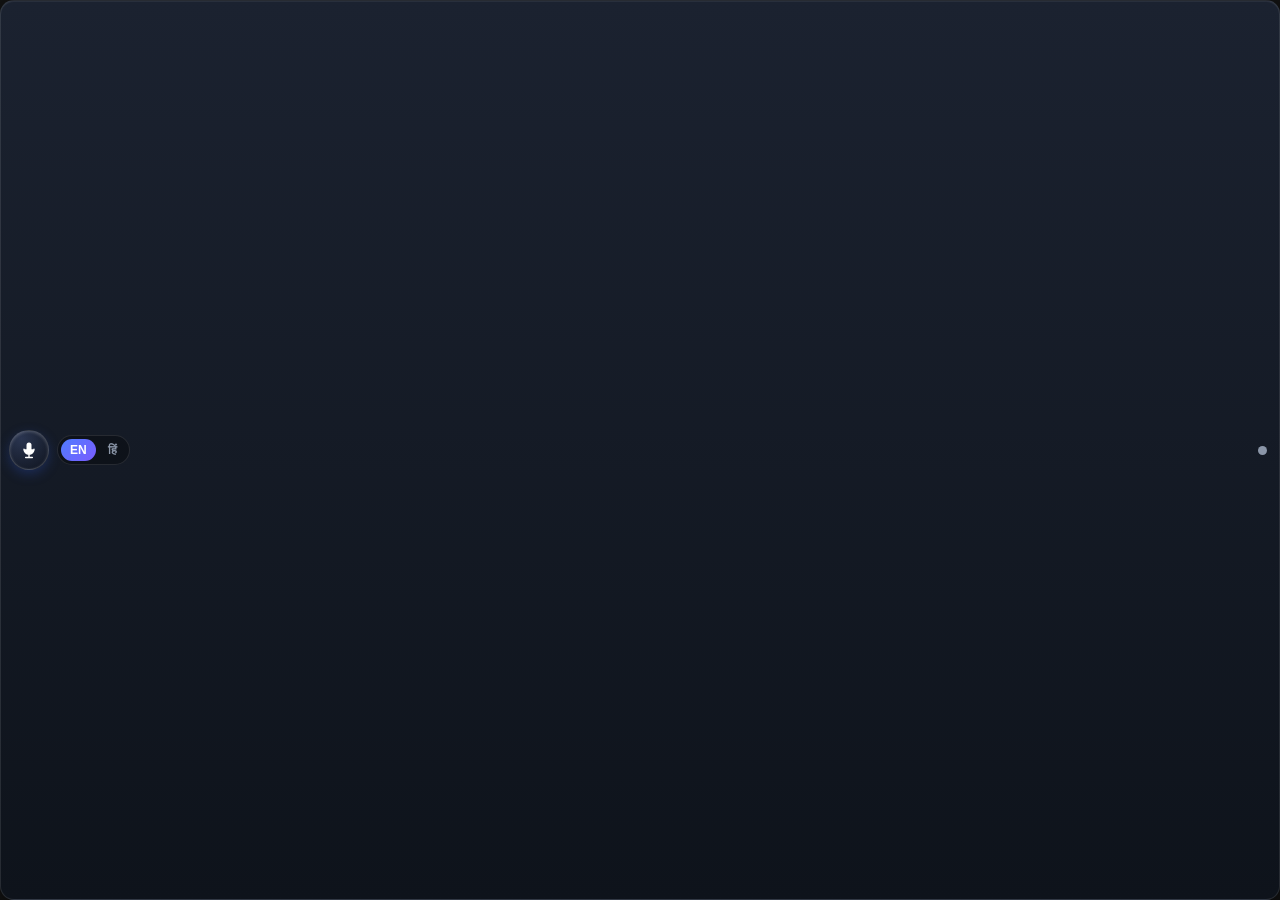
<file: app/index.html>
<!DOCTYPE html>
<html lang="en">
<head>
  <meta charset="UTF-8" />
  <meta name="viewport" content="width=device-width, initial-scale=1.0, user-scalable=no" />
  <meta name="color-scheme" content="dark" />
  <title>Vaani</title>
  <link rel="icon" href="data:image/svg+xml,%3Csvg xmlns='http://www.w3.org/2000/svg' viewBox='0 0 24 24'%3E%3Ctext y='20' font-size='20'%3E%F0%9F%8E%99%EF%B8%8F%3C/text%3E%3C/svg%3E" />
  <link rel="stylesheet" href="style.css" />
</head>
<body data-listening="false">
  <!-- Compact always-on-top pill. The whole bar is a drag region; controls opt out. -->
  <div class="pill" id="pill">
    <button id="mic" class="mic" aria-pressed="false" aria-label="Start listening (Ctrl+Alt+Space)" title="Click or press Ctrl+Alt+Space">
      <span class="ring" aria-hidden="true"></span>
      <svg viewBox="0 0 24 24" aria-hidden="true">
        <path d="M12 14a3 3 0 0 0 3-3V6a3 3 0 0 0-6 0v5a3 3 0 0 0 3 3Z"/>
        <path d="M18 11a6 6 0 0 1-12 0M12 17v4M8 21h8"/>
      </svg>
    </button>

    <div class="lang" role="radiogroup" aria-label="Language">
      <button class="lang-pill is-active" data-lang="en-IN" role="radio" aria-checked="true">EN</button>
      <button class="lang-pill" data-lang="hi-IN" role="radio" aria-checked="false">हिं</button>
    </div>

    <span class="dot" id="dot" title="Checking helper…" aria-label="status"></span>
  </div>

  <!-- Shown only outside Chrome (Edge/Firefox/Safari can't run the speech engine). -->
  <div class="overlay" id="needchrome" hidden>
    <div class="card">
      <b>Open in Google Chrome</b>
      <span id="thisurl"></span>
    </div>
  </div>

  <script src="app.js"></script>
</body>
</html>
</file>
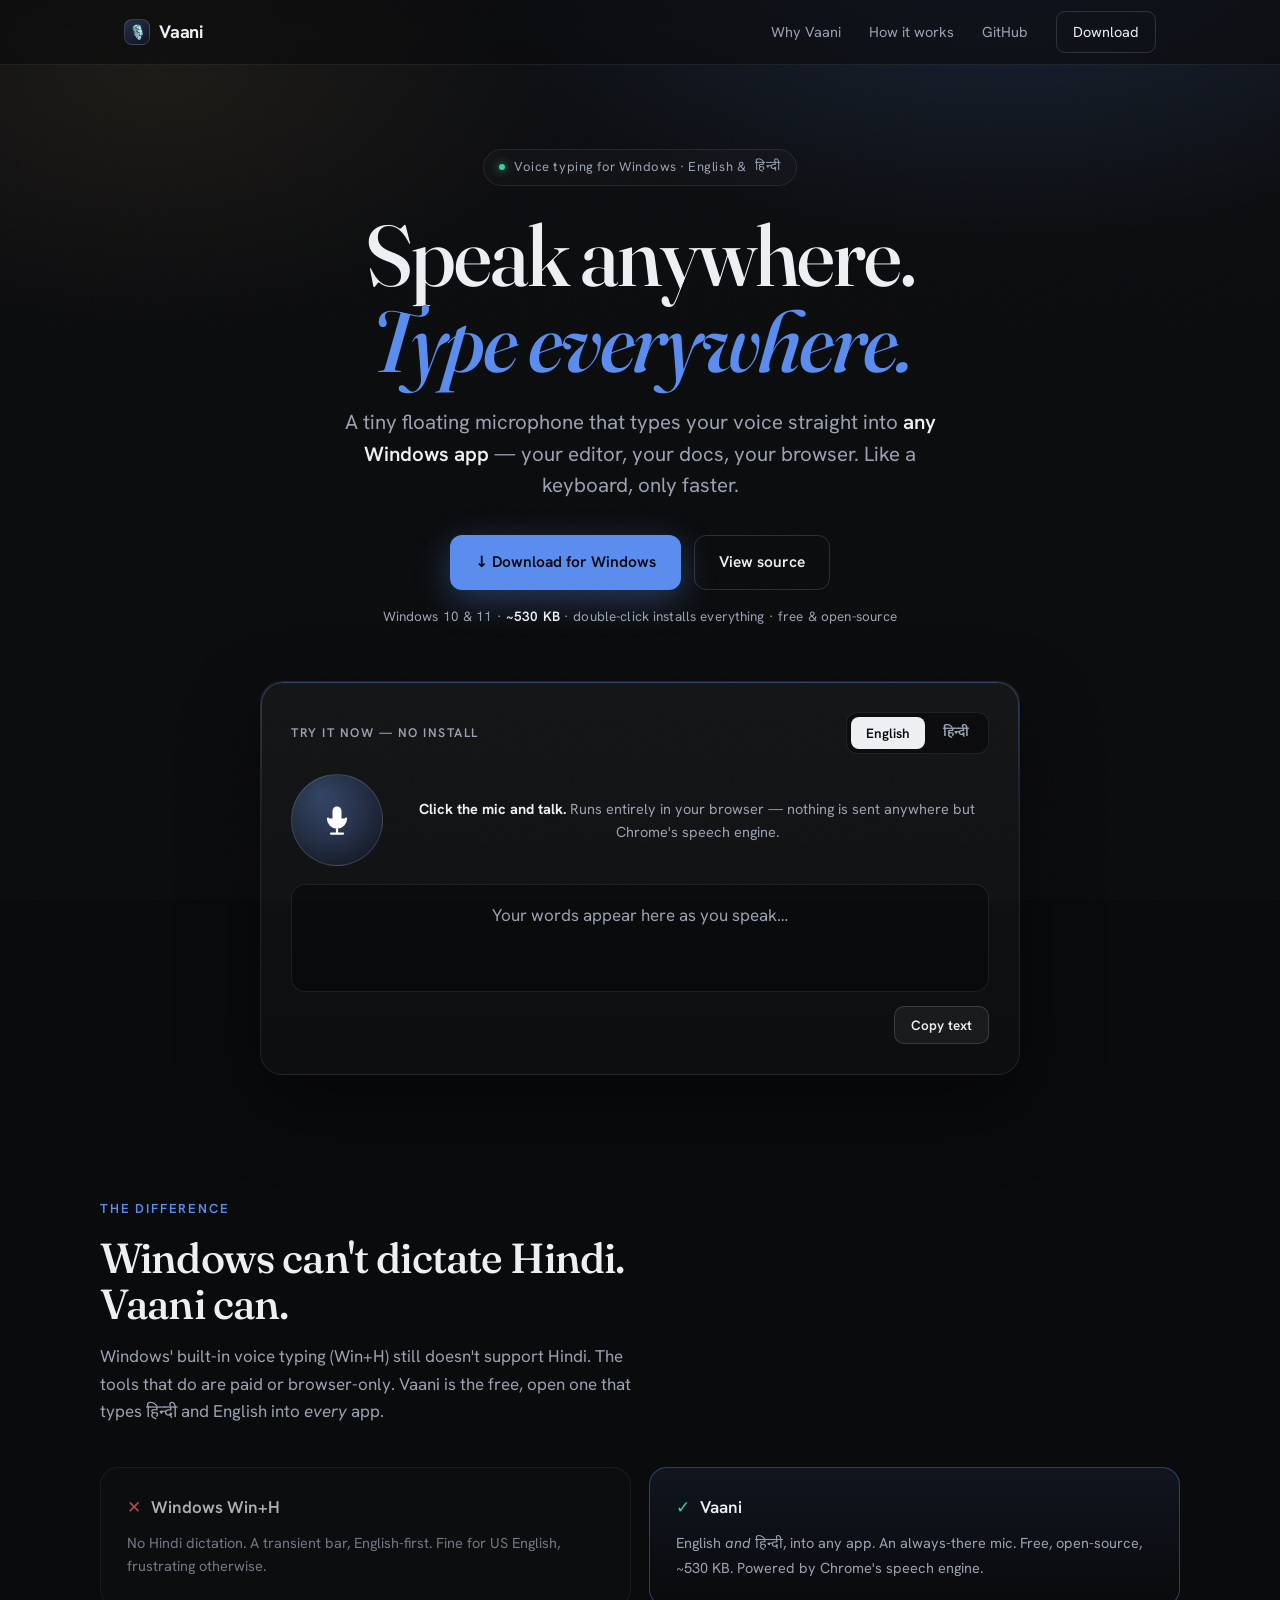
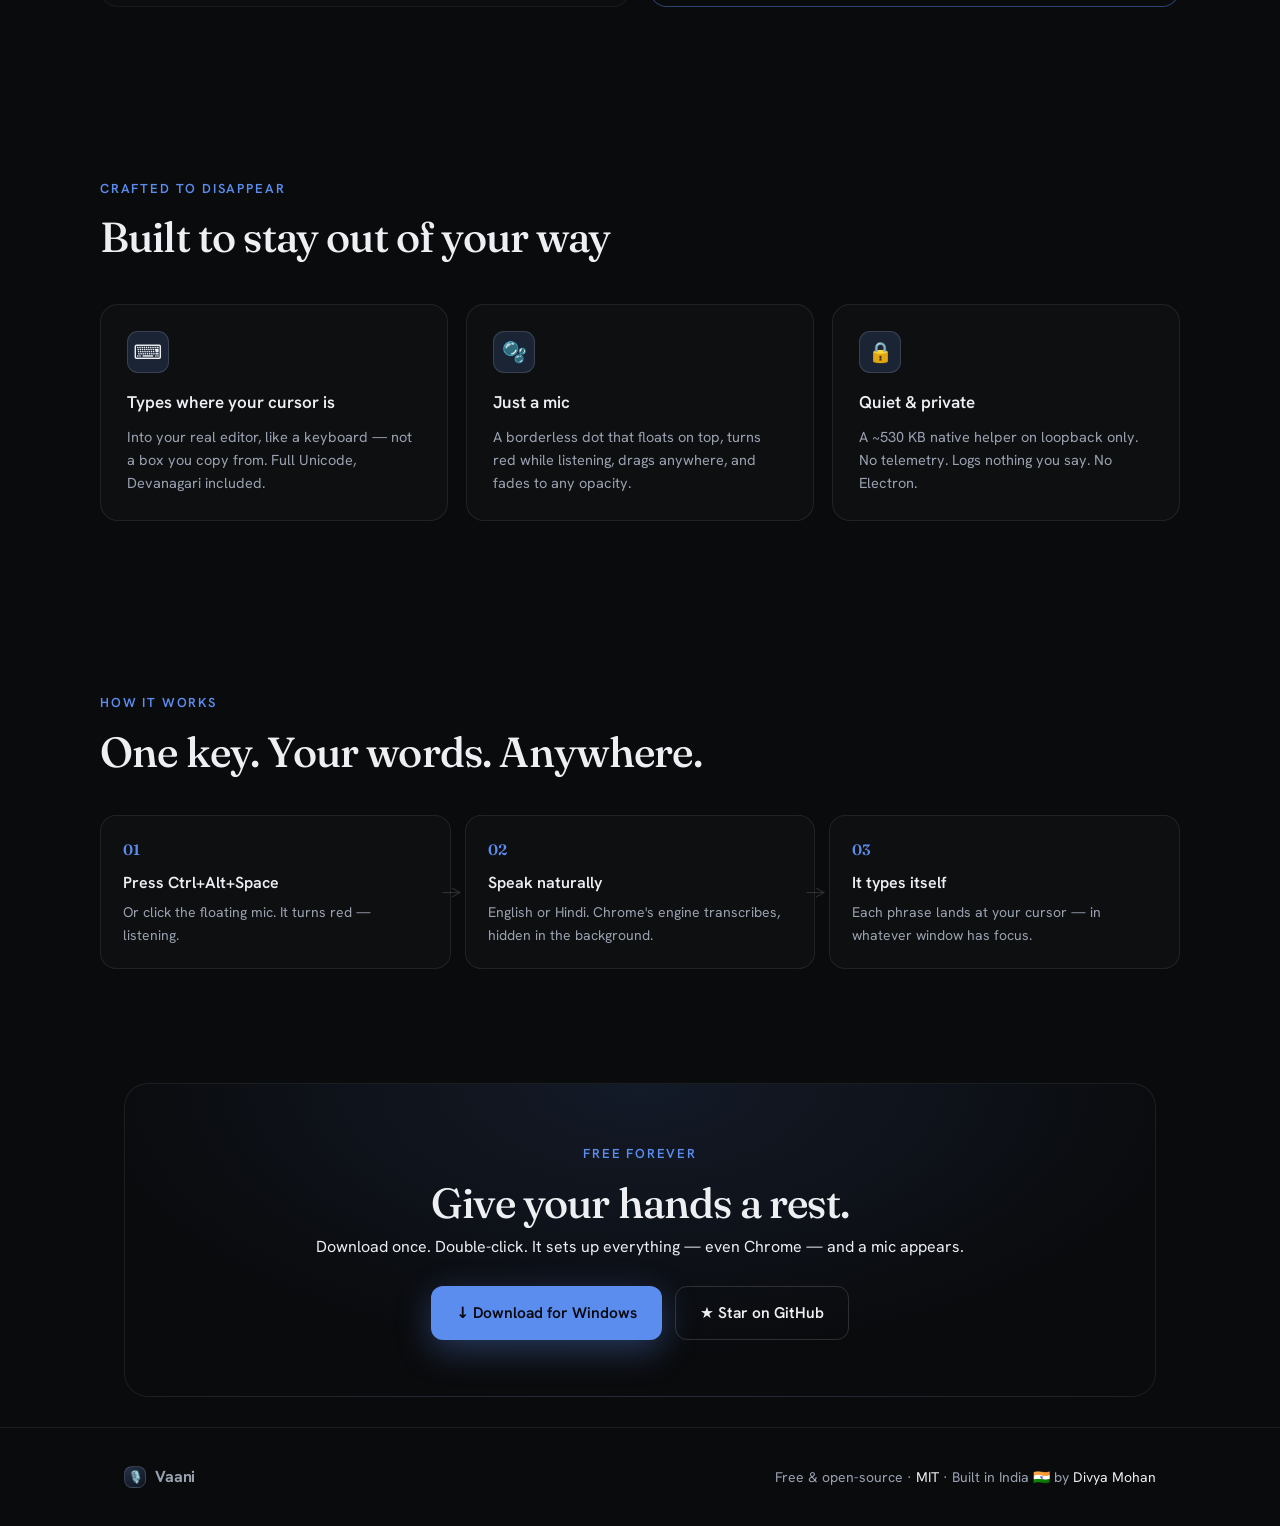
<file: site/index.html>
<!DOCTYPE html>
<html lang="en">
<head>
<meta charset="UTF-8" />
<meta name="viewport" content="width=device-width, initial-scale=1.0" />
<title>Vaani — voice typing for Windows, in English & हिन्दी</title>
<meta name="description" content="A tiny floating microphone that types your voice into any Windows app — English or Hindi. Free, open-source, ~530 KB. Try the recognition right here, no install." />
<meta name="theme-color" content="#0a0b0d" />
<meta property="og:title" content="Vaani — speak anywhere, type everywhere" />
<meta property="og:description" content="Voice typing into any Windows app, in English or हिन्दी. Free & open-source. Windows' own dictation can't do Hindi — Vaani can." />
<meta property="og:type" content="website" />
<meta property="og:url" content="https://type.dmj.one" />
<link rel="icon" href="data:image/svg+xml,%3Csvg xmlns='http://www.w3.org/2000/svg' viewBox='0 0 24 24'%3E%3Ctext y='20' font-size='20'%3E%F0%9F%8E%99%EF%B8%8F%3C/text%3E%3C/svg%3E" />
<link rel="preconnect" href="https://fonts.googleapis.com" />
<link rel="preconnect" href="https://fonts.gstatic.com" crossorigin />
<link href="https://fonts.googleapis.com/css2?family=Fraunces:opsz,wght@9..144,400;9..144,500;9..144,600;9..144,600&family=Hanken+Grotesk:wght@400;500;600;700&family=Noto+Sans+Devanagari:wght@400;500;600&display=swap" rel="stylesheet" />
<style>
  :root{
    --ink:#0a0b0d; --ink2:#101216; --panel:#121419; --bone:#edeff3; --dim:#9aa2b1;
    --line:rgba(255,255,255,.08); --line2:rgba(255,255,255,.14);
    --accent:#5b8def; --accent-soft:rgba(91,141,239,.16); --saffron:#e3a548; --live:#ff5a6e; --ok:#3ad29f;
    --display:"Fraunces",Georgia,"Times New Roman",serif;
    --ui:"Hanken Grotesk",system-ui,-apple-system,"Segoe UI",sans-serif;
    --deva:"Noto Sans Devanagari","Hanken Grotesk",system-ui,sans-serif;
    --maxw:1080px;
  }
  *{box-sizing:border-box;margin:0}
  html{scroll-behavior:smooth;-webkit-text-size-adjust:100%}
  body{
    font-family:var(--ui); color:var(--bone); background:var(--ink); line-height:1.6;
    -webkit-font-smoothing:antialiased; text-rendering:optimizeLegibility; overflow-x:hidden;
  }
  .deva{font-family:var(--deva)}
  /* atmosphere: layered radial glows + fine grain */
  body::before{content:"";position:fixed;inset:0;z-index:-2;pointer-events:none;
    background:
      radial-gradient(60% 50% at 78% -8%, rgba(91,141,239,.18), transparent 70%),
      radial-gradient(45% 40% at 12% 8%, rgba(227,165,72,.08), transparent 70%),
      linear-gradient(180deg,#0c0e12 0%, var(--ink) 40%);
  }
  body::after{content:"";position:fixed;inset:0;z-index:-1;pointer-events:none;opacity:.035;
    background-image:url("data:image/svg+xml,%3Csvg xmlns='http://www.w3.org/2000/svg' width='160' height='160'%3E%3Cfilter id='n'%3E%3CfeTurbulence type='fractalNoise' baseFrequency='0.85' numOctaves='2'/%3E%3C/filter%3E%3Crect width='100%25' height='100%25' filter='url(%23n)'/%3E%3C/svg%3E");}
  .wrap{max-width:var(--maxw);margin:0 auto;padding:0 24px}

  /* nav */
  nav{position:sticky;top:0;z-index:50;backdrop-filter:blur(12px);
    background:rgba(10,11,13,.6);border-bottom:1px solid var(--line)}
  .nav-in{display:flex;align-items:center;justify-content:space-between;height:64px}
  .logo{display:flex;align-items:center;gap:9px;font-weight:700;letter-spacing:-.01em;font-size:18px}
  .logo .mk{width:26px;height:26px;border-radius:8px;display:grid;place-items:center;
    background:linear-gradient(150deg,#243149,#0f1420);border:1px solid var(--line2);font-size:14px}
  .nav-links{display:flex;align-items:center;gap:28px;font-size:14.5px}
  .nav-links a{color:var(--dim);text-decoration:none;transition:color .15s}
  .nav-links a:hover{color:var(--bone)}
  .nav-cta{color:var(--bone)!important;border:1px solid var(--line2);padding:8px 16px;border-radius:9px}
  .nav-cta:hover{background:rgba(255,255,255,.05)}
  @media(max-width:620px){.nav-links a:not(.nav-cta){display:none}}

  /* hero */
  .hero{padding:84px 0 36px;text-align:center}
  .eyebrow{display:inline-flex;align-items:center;gap:9px;font-size:13px;letter-spacing:.04em;
    color:var(--dim);border:1px solid var(--line);border-radius:999px;padding:7px 15px;background:rgba(255,255,255,.02)}
  .eyebrow .dot{width:6px;height:6px;border-radius:50%;background:var(--ok);box-shadow:0 0 10px var(--ok)}
  h1{font-family:var(--display);font-weight:500;font-size:clamp(44px,8.5vw,86px);line-height:1.0;
    letter-spacing:-.025em;margin:26px 0 0}
  h1 em{font-style:italic;color:var(--accent)}
  .lede{font-size:clamp(17px,2.3vw,20.5px);color:var(--dim);max-width:600px;margin:22px auto 0;line-height:1.55}
  .lede b{color:var(--bone);font-weight:600}
  .actions{display:flex;gap:13px;justify-content:center;flex-wrap:wrap;margin-top:34px}
  .btn{display:inline-flex;align-items:center;gap:9px;font-family:var(--ui);font-weight:600;font-size:15.5px;
    text-decoration:none;padding:14px 24px;border-radius:12px;border:1px solid transparent;transition:transform .12s,box-shadow .25s,background .2s}
  .btn-pri{background:var(--accent);color:#06080d;box-shadow:0 10px 34px rgba(91,141,239,.35)}
  .btn-pri:hover{transform:translateY(-2px);box-shadow:0 16px 44px rgba(91,141,239,.46)}
  .btn-sec{border-color:var(--line2);color:var(--bone)}
  .btn-sec:hover{background:rgba(255,255,255,.05)}
  .meta{margin-top:16px;font-size:13.5px;color:var(--dim);letter-spacing:.01em}
  .meta b{color:var(--bone);font-weight:600}

  /* staggered reveal */
  .reveal{opacity:0;transform:translateY(14px);animation:rise .7s cubic-bezier(.2,.7,.2,1) forwards}
  @keyframes rise{to{opacity:1;transform:none}}

  /* demo */
  .demo{margin:54px auto 0;max-width:760px;background:linear-gradient(180deg,rgba(255,255,255,.04),rgba(255,255,255,.015));
    border:1px solid var(--line);border-radius:22px;padding:30px;position:relative;overflow:hidden;
    box-shadow:0 30px 80px rgba(0,0,0,.45)}
  .demo::before{content:"";position:absolute;inset:0;border-radius:22px;padding:1px;pointer-events:none;
    background:linear-gradient(180deg,rgba(91,141,239,.4),transparent 40%);
    -webkit-mask:linear-gradient(#000 0 0) content-box,linear-gradient(#000 0 0);-webkit-mask-composite:xor;mask-composite:exclude}
  .demo-head{display:flex;align-items:center;justify-content:space-between;gap:12px;margin-bottom:20px}
  .demo-tag{font-size:12.5px;letter-spacing:.12em;text-transform:uppercase;color:var(--dim);font-weight:600}
  .lang{display:flex;gap:3px;background:rgba(0,0,0,.35);padding:4px;border-radius:11px;border:1px solid var(--line)}
  .lang button{font-family:var(--ui);border:0;background:transparent;color:var(--dim);font-weight:600;font-size:13.5px;
    padding:7px 15px;border-radius:8px;cursor:pointer;transition:.15s}
  .lang button.on{background:var(--bone);color:#0a0b0d}
  .lang button[data-lang="hi-IN"]{font-family:var(--deva)}
  .stage{display:flex;align-items:center;gap:22px;flex-wrap:wrap}
  .mic{position:relative;width:92px;height:92px;border-radius:50%;flex:none;cursor:pointer;display:grid;place-items:center;
    color:#fff;border:1px solid var(--line2);
    background:radial-gradient(130% 130% at 32% 22%,#33415e,#141925 72%);transition:transform .12s,box-shadow .3s}
  .mic:hover{transform:translateY(-1px)}
  .mic:focus-visible{outline:2px solid var(--accent);outline-offset:5px}
  .mic svg{width:36px;height:36px;fill:#fff;stroke:#fff;stroke-width:1.5;stroke-linecap:round;z-index:1}
  .mic svg path:first-child{stroke:none}
  .mic .glow{position:absolute;inset:0;border-radius:50%;background:radial-gradient(circle,var(--accent-soft),transparent 70%);opacity:.7}
  .ring{position:absolute;inset:-7px;border-radius:50%;border:1.5px solid var(--live);opacity:0}
  body[data-on="1"] .mic{background:radial-gradient(130% 130% at 32% 22%,#5a2533,#220c12 72%);box-shadow:0 0 0 0 var(--live)}
  body[data-on="1"] .mic .glow{background:radial-gradient(circle,rgba(255,90,110,.22),transparent 70%)}
  body[data-on="1"] .ring{animation:pulse 1.7s ease-out infinite}
  body[data-on="1"] .ring.b{animation-delay:.85s}
  @keyframes pulse{0%{opacity:.65;transform:scale(.82)}100%{opacity:0;transform:scale(1.55)}}
  .stage-txt{flex:1;min-width:200px}
  .stage-txt .cap{color:var(--dim);font-size:14.5px}
  .stage-txt .cap b{color:var(--bone)}
  .box{margin-top:18px;width:100%;min-height:108px;background:rgba(0,0,0,.32);border:1px solid var(--line);border-radius:14px;
    padding:16px 18px;font-size:17px;line-height:1.65;white-space:pre-wrap;color:var(--bone)}
  .box.deva{font-family:var(--deva)}
  .box .it{color:var(--dim)}
  .box:empty::before{content:"Your words appear here as you speak…";color:var(--dim)}
  .demo-foot{display:flex;align-items:center;justify-content:space-between;gap:12px;margin-top:14px;flex-wrap:wrap}
  .note{font-size:13px;color:var(--saffron)}
  .copy{font-family:var(--ui);background:rgba(255,255,255,.05);border:1px solid var(--line2);color:var(--bone);
    border-radius:10px;padding:9px 16px;font-weight:600;font-size:13.5px;cursor:pointer;transition:.15s}
  .copy:hover{background:rgba(255,255,255,.1)}

  /* section scaffold */
  section.blk{padding:84px 0}
  .kicker{font-size:13px;letter-spacing:.14em;text-transform:uppercase;color:var(--accent);font-weight:600}
  h2{font-family:var(--display);font-weight:500;font-size:clamp(28px,4.4vw,42px);letter-spacing:-.02em;line-height:1.1;margin:14px 0 0}
  .blk .sub{color:var(--dim);font-size:17px;max-width:560px;margin:16px 0 0}

  /* the gap (USP) */
  .gap{display:grid;grid-template-columns:1fr 1fr;gap:18px;margin-top:40px}
  .gcard{border:1px solid var(--line);border-radius:18px;padding:26px;background:rgba(255,255,255,.02)}
  .gcard.win{opacity:.72}
  .gcard h3{font-size:17px;font-weight:600;display:flex;align-items:center;gap:10px}
  .gcard .x{color:var(--live)} .gcard .y{color:var(--ok)}
  .gcard p{color:var(--dim);font-size:14.5px;margin-top:10px}
  .gcard.vaani{border-color:rgba(91,141,239,.4);background:linear-gradient(180deg,rgba(91,141,239,.08),transparent)}
  @media(max-width:680px){.gap{grid-template-columns:1fr}}

  /* features */
  .feats{display:grid;grid-template-columns:repeat(3,1fr);gap:18px;margin-top:44px}
  .feat{border:1px solid var(--line);border-radius:18px;padding:26px;background:rgba(255,255,255,.02);transition:border-color .2s,transform .2s}
  .feat:hover{border-color:var(--line2);transform:translateY(-3px)}
  .feat .ic{width:42px;height:42px;border-radius:11px;display:grid;place-items:center;font-size:20px;
    background:var(--accent-soft);border:1px solid var(--line2);margin-bottom:16px}
  .feat h3{font-size:17px;font-weight:600}
  .feat p{color:var(--dim);font-size:14.5px;margin-top:8px}
  @media(max-width:760px){.feats{grid-template-columns:1fr}}

  /* how */
  .flow{display:flex;align-items:stretch;gap:14px;margin-top:40px;flex-wrap:wrap}
  .step{flex:1;min-width:180px;border:1px solid var(--line);border-radius:16px;padding:22px;background:rgba(255,255,255,.02);position:relative}
  .step .n{font-family:var(--display);font-size:15px;color:var(--accent);font-weight:600}
  .step h4{font-size:16px;font-weight:600;margin:8px 0 6px}
  .step p{color:var(--dim);font-size:14px}
  .step .arrow{position:absolute;right:-12px;top:50%;transform:translateY(-50%);color:var(--line2);font-size:18px}
  @media(max-width:760px){.step .arrow{display:none}}

  /* final cta */
  .final{text-align:center;border:1px solid var(--line);border-radius:24px;padding:56px 28px;margin:30px 0;
    background:radial-gradient(80% 130% at 50% 0%,rgba(91,141,239,.12),transparent 70%)}
  .final h2{margin-bottom:8px}

  footer{border-top:1px solid var(--line);padding:36px 0;color:var(--dim);font-size:14px}
  .foot-in{display:flex;justify-content:space-between;align-items:center;gap:14px;flex-wrap:wrap}
  footer a{color:var(--bone);text-decoration:none;border-bottom:1px solid transparent}
  footer a:hover{border-color:var(--line2)}
  .saff{color:var(--saffron)}

  @media (prefers-reduced-motion:reduce){*{animation:none!important;transition:none!important}.reveal{opacity:1;transform:none}}
</style>
</head>
<body data-on="0">

<nav>
  <div class="wrap nav-in">
    <span class="logo"><span class="mk">🎙️</span> Vaani</span>
    <span class="nav-links">
      <a href="#gap">Why Vaani</a>
      <a href="#how">How it works</a>
      <a href="https://github.com/divyamohan1993/vaani">GitHub</a>
      <a class="nav-cta" href="https://github.com/divyamohan1993/vaani/releases/latest">Download</a>
    </span>
  </div>
</nav>

<header class="hero wrap">
  <span class="eyebrow reveal"><span class="dot"></span> Voice typing for Windows · English &amp; <span class="deva">हिन्दी</span></span>
  <h1 class="reveal" style="animation-delay:.06s">Speak anywhere.<br><em>Type everywhere.</em></h1>
  <p class="lede reveal" style="animation-delay:.13s">A tiny floating microphone that types your voice straight into <b>any Windows app</b> — your editor, your docs, your browser. Like a keyboard, only faster.</p>
  <div class="actions reveal" style="animation-delay:.2s">
    <a class="btn btn-pri" href="https://github.com/divyamohan1993/vaani/releases/latest">↓ Download for Windows</a>
    <a class="btn btn-sec" href="https://github.com/divyamohan1993/vaani">View source</a>
  </div>
  <p class="meta reveal" style="animation-delay:.26s">Windows 10 &amp; 11 · <b>~530 KB</b> · double-click installs everything · free &amp; open-source</p>

  <!-- live demo: the proof -->
  <section class="demo reveal" id="demo" style="animation-delay:.34s" aria-label="Live voice demo">
    <div class="demo-head">
      <span class="demo-tag">Try it now — no install</span>
      <div class="lang" role="radiogroup" aria-label="Language">
        <button class="on" data-lang="en-IN">English</button>
        <button data-lang="hi-IN">हिन्दी</button>
      </div>
    </div>
    <div class="stage">
      <button id="mic" class="mic" aria-pressed="false" aria-label="Start or stop listening">
        <span class="glow" aria-hidden="true"></span><span class="ring" aria-hidden="true"></span><span class="ring b" aria-hidden="true"></span>
        <svg viewBox="0 0 24 24" aria-hidden="true"><path d="M12 14a3 3 0 0 0 3-3V6a3 3 0 0 0-6 0v5a3 3 0 0 0 3 3Z"/><path d="M18 11a6 6 0 0 1-12 0M12 17v4M8 21h8"/></svg>
      </button>
      <div class="stage-txt">
        <p class="cap" id="cap"><b>Click the mic and talk.</b> Runs entirely in your browser — nothing is sent anywhere but Chrome's speech engine.</p>
      </div>
    </div>
    <div class="box" id="box" role="log" aria-live="polite"></div>
    <div class="demo-foot">
      <span class="note" id="note" hidden>Open in Google Chrome to try the demo — the app uses Chrome under the hood.</span>
      <span></span>
      <button class="copy" id="copy">Copy text</button>
    </div>
  </section>
</header>

<!-- the gap / USP -->
<section class="blk wrap" id="gap">
  <span class="kicker">The difference</span>
  <h2>Windows can't dictate Hindi.<br>Vaani can.</h2>
  <p class="sub">Windows' built-in voice typing (Win+H) still doesn't support Hindi. The tools that do are paid or browser-only. Vaani is the free, open one that types <span class="deva">हिन्दी</span> and English into <em>every</em> app.</p>
  <div class="gap">
    <div class="gcard win">
      <h3><span class="x">✕</span> Windows Win+H</h3>
      <p>No Hindi dictation. A transient bar, English-first. Fine for US English, frustrating otherwise.</p>
    </div>
    <div class="gcard vaani">
      <h3><span class="y">✓</span> Vaani</h3>
      <p>English <em>and</em> <span class="deva">हिन्दी</span>, into any app. An always-there mic. Free, open-source, ~530 KB. Powered by Chrome's speech engine.</p>
    </div>
  </div>
</section>

<!-- features -->
<section class="blk wrap">
  <span class="kicker">Crafted to disappear</span>
  <h2>Built to stay out of your way</h2>
  <div class="feats">
    <div class="feat"><div class="ic">⌨️</div><h3>Types where your cursor is</h3><p>Into your real editor, like a keyboard — not a box you copy from. Full Unicode, Devanagari included.</p></div>
    <div class="feat"><div class="ic">🫧</div><h3>Just a mic</h3><p>A borderless dot that floats on top, turns red while listening, drags anywhere, and fades to any opacity.</p></div>
    <div class="feat"><div class="ic">🔒</div><h3>Quiet &amp; private</h3><p>A ~530 KB native helper on loopback only. No telemetry. Logs nothing you say. No Electron.</p></div>
  </div>
</section>

<!-- how -->
<section class="blk wrap" id="how">
  <span class="kicker">How it works</span>
  <h2>One key. Your words. Anywhere.</h2>
  <div class="flow">
    <div class="step"><div class="n">01</div><h4>Press Ctrl+Alt+Space</h4><p>Or click the floating mic. It turns red — listening.</p><span class="arrow">→</span></div>
    <div class="step"><div class="n">02</div><h4>Speak naturally</h4><p>English or Hindi. Chrome's engine transcribes, hidden in the background.</p><span class="arrow">→</span></div>
    <div class="step"><div class="n">03</div><h4>It types itself</h4><p>Each phrase lands at your cursor — in whatever window has focus.</p></div>
  </div>
</section>

<!-- final cta -->
<section class="wrap">
  <div class="final">
    <span class="kicker">Free forever</span>
    <h2>Give your hands a rest.</h2>
    <p class="sub" style="margin:8px auto 0">Download once. Double-click. It sets up everything — even Chrome — and a mic appears.</p>
    <div class="actions" style="margin-top:26px">
      <a class="btn btn-pri" href="https://github.com/divyamohan1993/vaani/releases/latest">↓ Download for Windows</a>
      <a class="btn btn-sec" href="https://github.com/divyamohan1993/vaani">★ Star on GitHub</a>
    </div>
  </div>
</section>

<footer>
  <div class="wrap foot-in">
    <span class="logo" style="font-size:16px"><span class="mk" style="width:22px;height:22px;font-size:12px">🎙️</span> Vaani</span>
    <span>Free &amp; open-source · <a href="https://github.com/divyamohan1993/vaani/blob/main/LICENSE">MIT</a> · Built in India <span class="saff">🇮🇳</span> by <a href="https://github.com/divyamohan1993">Divya Mohan</a></span>
  </div>
</footer>

<script>
  const SR = window.SpeechRecognition || window.webkitSpeechRecognition;
  const box = document.getElementById('box'), mic = document.getElementById('mic'), cap = document.getElementById('cap');
  let rec = null, want = false, lang = 'en-IN', finalTxt = '';

  function setDeva(on){ box.classList.toggle('deva', on); }
  if (!SR) { document.getElementById('note').hidden = false; }
  else {
    rec = new SR(); rec.continuous = true; rec.interimResults = true; rec.lang = lang;
    rec.onstart = () => { document.body.dataset.on = '1'; mic.setAttribute('aria-pressed','true'); cap.innerHTML = '<b>Listening…</b> speak now.'; };
    rec.onend = () => { document.body.dataset.on = '0'; mic.setAttribute('aria-pressed','false'); if (want) { try { rec.start(); } catch {} } else cap.innerHTML = '<b>Click the mic and talk.</b> Runs entirely in your browser.'; };
    rec.onerror = (e) => { if (e.error === 'not-allowed') cap.innerHTML = '<b>Allow the microphone</b> to try the demo.'; };
    rec.onresult = (e) => {
      let it = '';
      for (let i = e.resultIndex; i < e.results.length; i++) {
        const r = e.results[i];
        if (r.isFinal) finalTxt += r[0].transcript.trim() + ' '; else it += r[0].transcript;
      }
      box.textContent = finalTxt;
      if (it) { const s = document.createElement('span'); s.className = 'it'; s.textContent = it; box.appendChild(s); }
    };
  }
  mic.addEventListener('click', () => { if (!rec) { document.getElementById('note').hidden = false; return; }
    if (want) { want = false; try { rec.stop(); } catch {} } else { want = true; try { rec.start(); } catch {} } });
  document.querySelectorAll('.lang button').forEach(b => b.addEventListener('click', () => {
    document.querySelectorAll('.lang button').forEach(x => x.classList.remove('on'));
    b.classList.add('on'); lang = b.dataset.lang; setDeva(lang === 'hi-IN');
    if (rec) { rec.lang = lang; if (want) { try { rec.stop(); } catch {} } }
  }));
  document.getElementById('copy').addEventListener('click', async () => {
    try { await navigator.clipboard.writeText(finalTxt.trim()); const c = document.getElementById('copy'); const t = c.textContent; c.textContent = 'Copied ✓'; setTimeout(() => c.textContent = t, 1500); } catch {}
  });
</script>
</body>
</html>
</file>
<file: app/style.css>
:root{
  --bg:#11151c; --txt:#eef2f8; --muted:#8b96a8; --line:rgba(255,255,255,.10);
  --accent:#4f7cff; --accent2:#7a5cff; --live:#ff4d6d; --ok:#22c98a;
}
*{box-sizing:border-box; margin:0}
[hidden]{display:none !important}
html,body{height:100%; width:100%; overflow:hidden}
body{
  font:13px/1.3 system-ui,"Segoe UI","Noto Sans",sans-serif; color:var(--txt);
  user-select:none; -webkit-user-select:none; background:transparent;
}

/* The pill fills the frameless window and is the drag handle. */
.pill{
  height:100vh; width:100vw; display:flex; align-items:center; gap:8px;
  padding:0 12px 0 8px; -webkit-app-region:drag; cursor:move;
  background:linear-gradient(180deg,#1b2230,#0e131b);
  border:1px solid var(--line); border-radius:14px;
  box-shadow:0 8px 22px rgba(0,0,0,.5), inset 0 1px 0 rgba(255,255,255,.06);
}
.pill > *{-webkit-app-region:no-drag}

/* Mic */
.mic{
  position:relative; flex:none; width:40px; height:40px; border-radius:50%;
  border:1px solid rgba(255,255,255,.16); cursor:pointer; display:grid; place-items:center;
  background:radial-gradient(120% 120% at 30% 20%,#2a3550,#151b29 70%),
    linear-gradient(135deg,var(--accent),var(--accent2));
  box-shadow:0 4px 12px rgba(40,70,160,.4), inset 0 1px 3px rgba(255,255,255,.2);
  transition:transform .1s;
}
.mic:active{transform:scale(.94)}
.mic:focus-visible{outline:2px solid var(--accent); outline-offset:2px}
.mic svg{width:20px; height:20px; fill:#fff; stroke:#fff; stroke-width:1.7; stroke-linecap:round}
.mic svg path:first-child{stroke:none}
.ring{position:absolute; inset:-4px; border-radius:50%; border:2px solid var(--live); opacity:0}
body[data-listening="true"] .mic{
  background:radial-gradient(120% 120% at 30% 20%,#5a2233,#2a0e16 70%),linear-gradient(135deg,#ff4d6d,#ff7a3d);
}
body[data-listening="true"] .ring{animation:pulse 1.6s ease-out infinite}
@keyframes pulse{0%{opacity:.7;transform:scale(.8)}100%{opacity:0;transform:scale(1.5)}}

/* Language toggle */
.lang{display:flex; gap:3px; background:rgba(0,0,0,.3); padding:3px; border-radius:999px; border:1px solid var(--line)}
.lang-pill{border:0; background:transparent; color:var(--muted); font-weight:700; font-size:12px;
  padding:4px 9px; border-radius:999px; cursor:pointer; transition:.15s}
.lang-pill.is-active{background:linear-gradient(135deg,var(--accent),var(--accent2)); color:#fff}

/* Status dot (helper connection) */
.dot{flex:none; margin-left:auto; width:9px; height:9px; border-radius:50%; background:var(--muted); transition:.25s}
.dot.ok{background:var(--ok); box-shadow:0 0 8px var(--ok)}
.dot.warn{background:#f4b740; box-shadow:0 0 8px #f4b740}

/* Chrome-required overlay (fills the tiny window) */
.overlay{position:fixed; inset:0; background:#0e131b; display:grid; place-items:center; padding:8px; text-align:center; border-radius:14px}
.card{font-size:11px; color:var(--muted)} .card b{display:block; color:var(--txt); margin-bottom:3px; font-size:12px}
.card span{font-size:9px; word-break:break-all}

@media (prefers-reduced-motion:reduce){*{animation:none!important; transition:none!important}}
</file>
